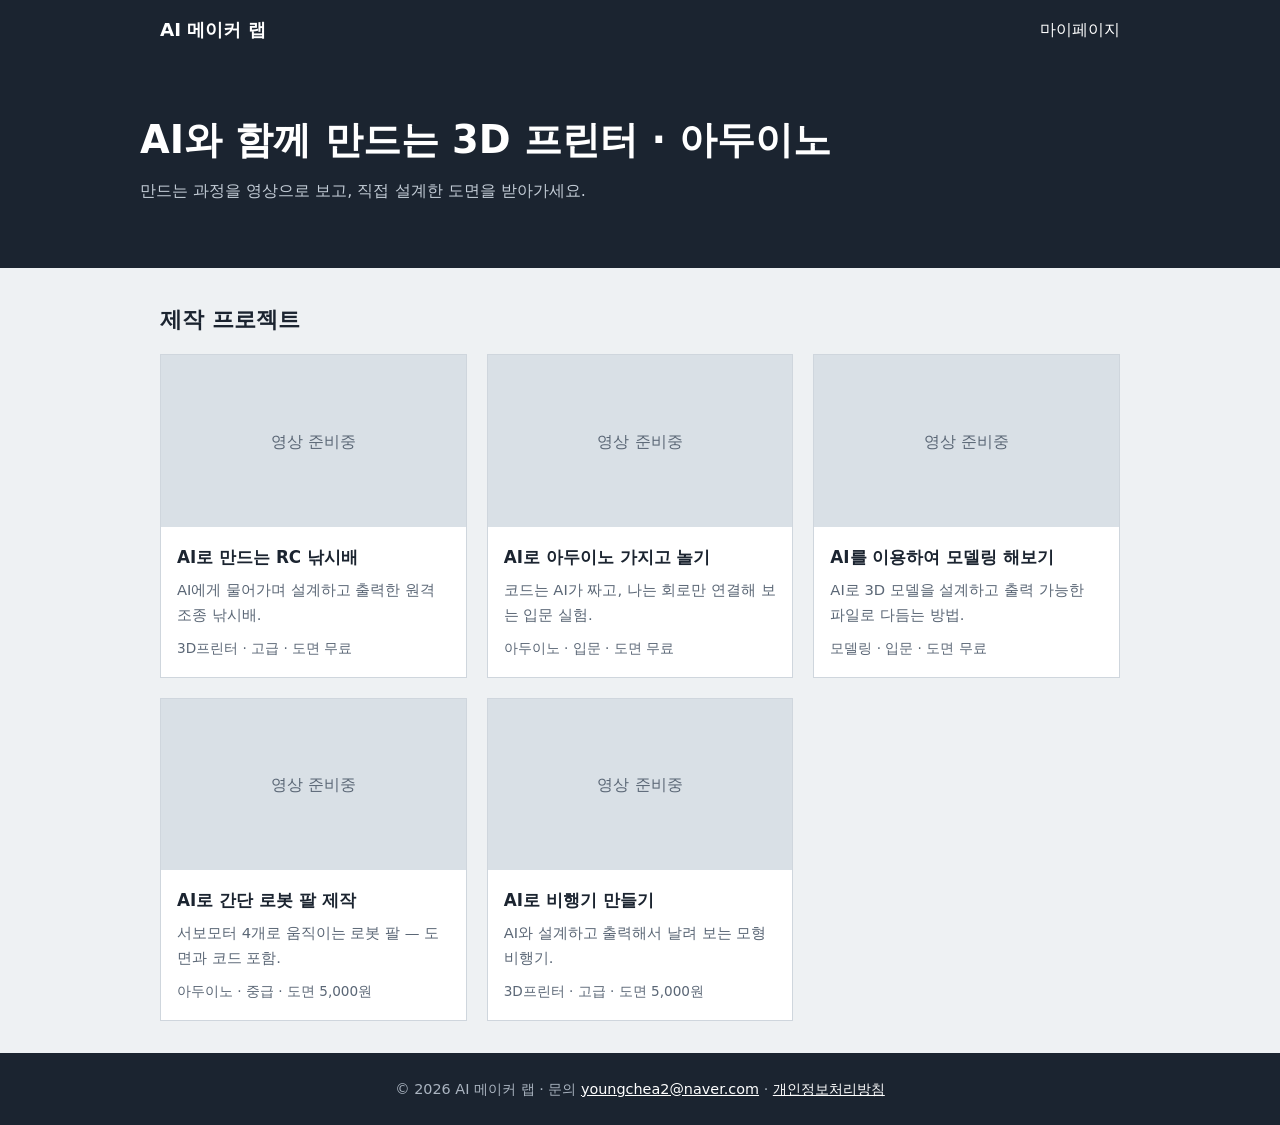
<file: public/index.html>
<!DOCTYPE html>
<!-- ============================================================
  index.html : 메인(목록) 페이지
  - 내용(프로젝트 목록)은 js/data.js 에서 자동으로 채워집니다.
  - 이 파일은 거의 수정할 일이 없습니다.
============================================================= -->
<html lang="ko">
<head>
  <meta charset="UTF-8">
  <meta name="viewport" content="width=device-width, initial-scale=1">
  <title>AI로 만드는 3D프린터 · 아두이노</title>
  <meta name="description" content="AI와 함께 3D 프린터와 아두이노로 만드는 과정을 영상으로 보고, 도면을 받아가세요.">
  <link rel="stylesheet" href="css/style.css">
</head>
<body data-page="home">
  <!-- 상단 메뉴: app.js 가 채웁니다 -->
  <header id="site-header"></header>

  <main>
    <!-- 소개 영역 -->
    <section class="hero">
      <h1 id="hero-title"></h1>
      <p id="hero-desc"></p>
    </section>

    <!-- 프로젝트 목록 영역: app.js 가 카드를 만들어 넣습니다 -->
    <section class="wrap">
      <h2>제작 프로젝트</h2>
      <div id="project-grid" class="grid"></div>
    </section>
  </main>

  <!-- 하단 정보: app.js 가 채웁니다 -->
  <footer id="site-footer"></footer>

  <!-- 스크립트 순서 중요: 설정 → 데이터 → 동작 -->
  <script src="js/config.js"></script>
  <script src="js/data.js"></script>
  <script src="js/app.js"></script>
</body>
</html>
</file>
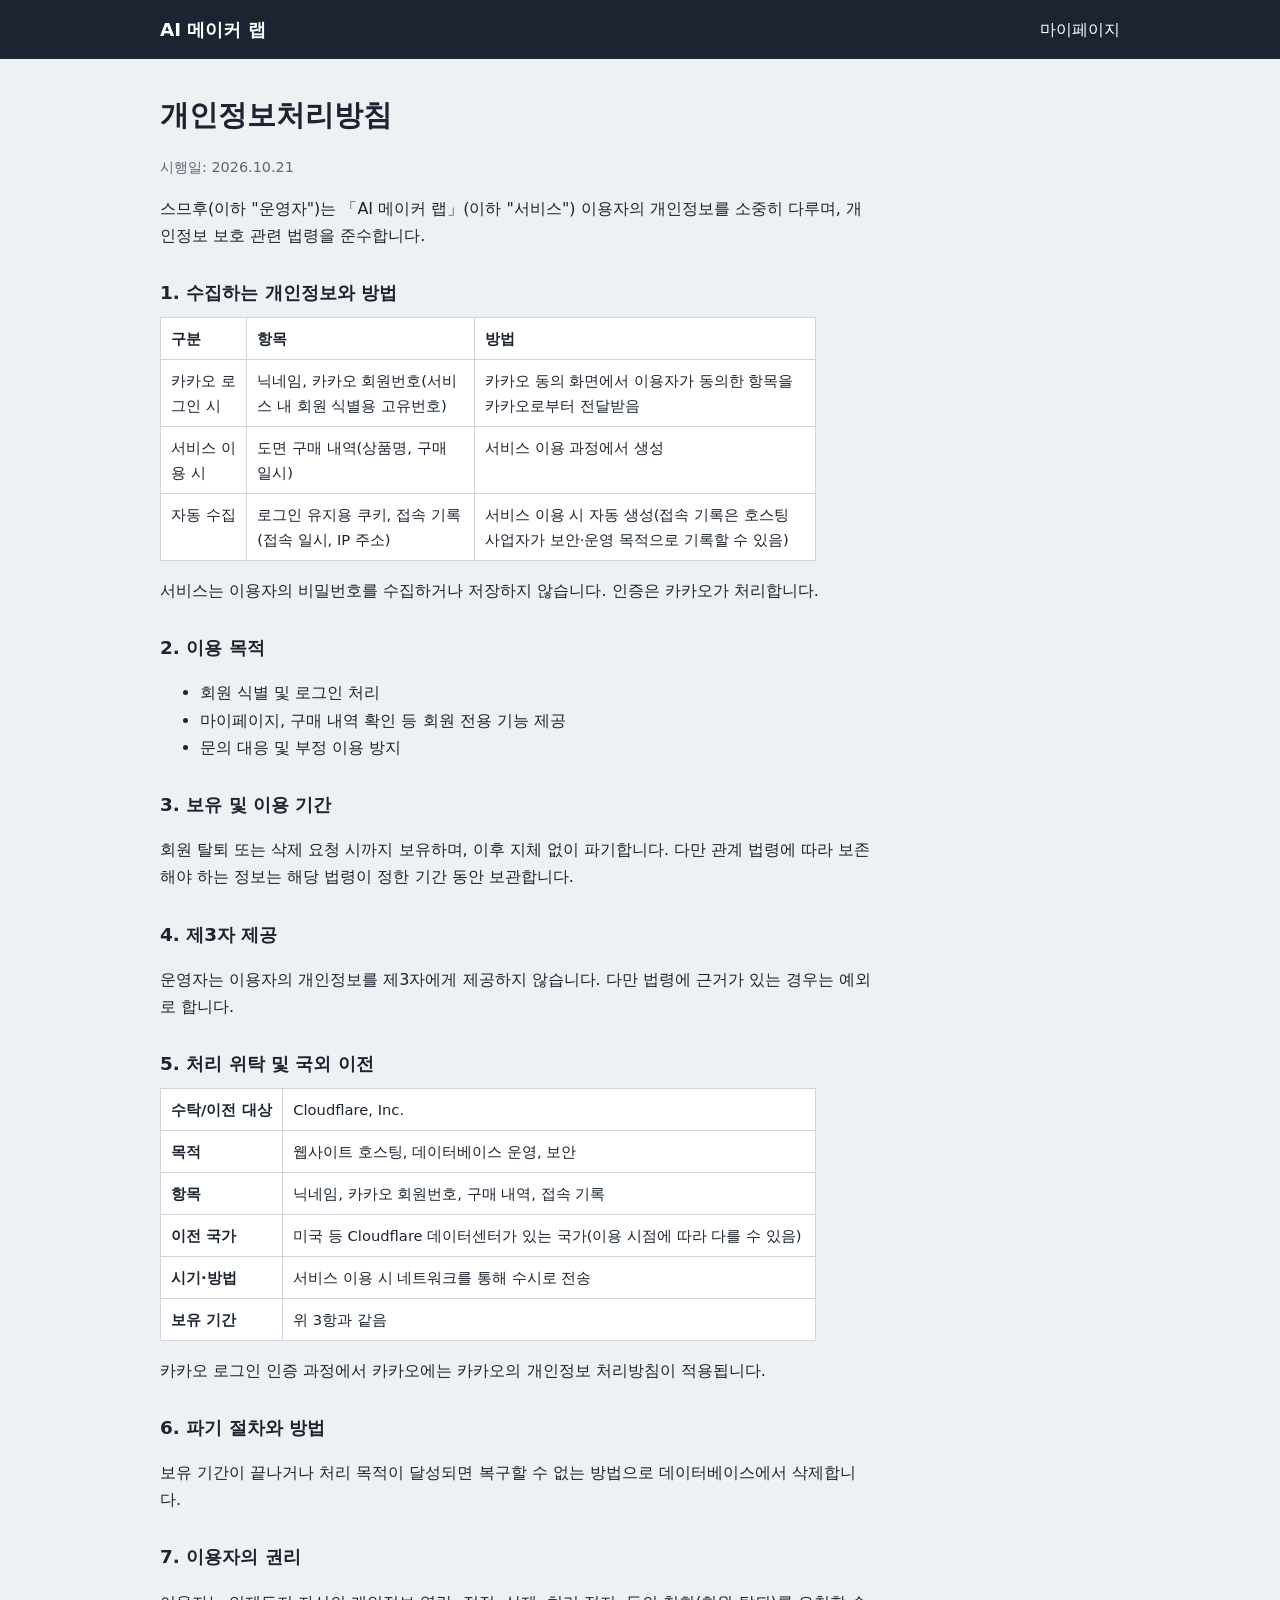
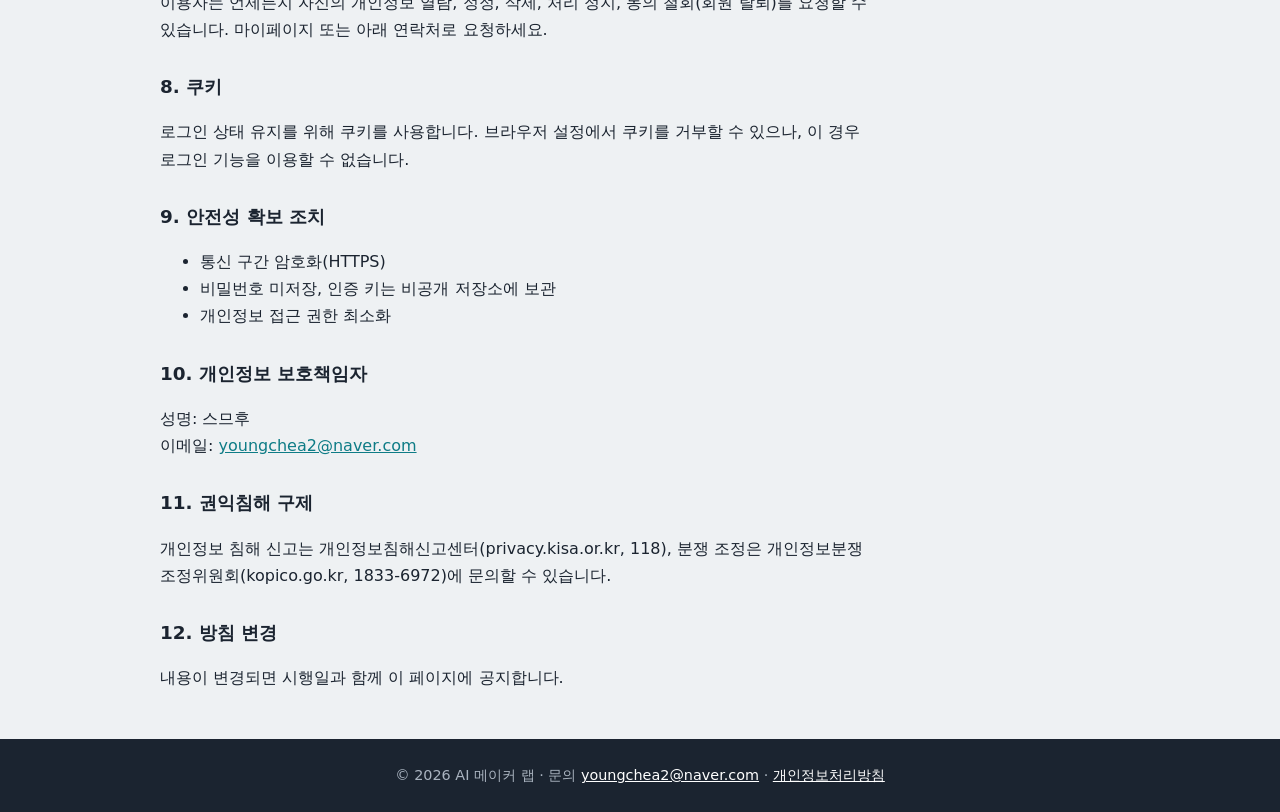
<file: public/privacy.html>
<!DOCTYPE html>
<!-- ============================================================
  privacy.html : 개인정보처리방침 (초안)
  ★ 반드시 확인/수정할 곳: 아래 <script> 의 OPERATOR (운영자 이름, 시행일)
  ★ 이 문서는 "계획된 회원 기능(카카오 로그인, 마이페이지, 구매내역)" 기준입니다.
    기능이 바뀌면(예: 이메일 수집 추가) 해당 항목을 같이 고치세요.
============================================================= -->
<html lang="ko">
<head>
  <meta charset="UTF-8">
  <meta name="viewport" content="width=device-width, initial-scale=1">
  <title>개인정보처리방침</title>
  <link rel="stylesheet" href="css/style.css">
</head>
<body data-page="privacy">
  <header id="site-header"></header>
  <main class="wrap doc">
    <h1>개인정보처리방침</h1>
    <p class="note">시행일: <span data-fill="effective"></span></p>
    <p><span data-fill="name"></span>(이하 "운영자")는 「AI 메이커 랩」(이하 "서비스")
       이용자의 개인정보를 소중히 다루며, 개인정보 보호 관련 법령을 준수합니다.</p>

    <h2>1. 수집하는 개인정보와 방법</h2>
    <table>
      <tr><th>구분</th><th>항목</th><th>방법</th></tr>
      <tr><td>카카오 로그인 시</td><td>닉네임, 카카오 회원번호(서비스 내 회원 식별용 고유번호)</td>
          <td>카카오 동의 화면에서 이용자가 동의한 항목을 카카오로부터 전달받음</td></tr>
      <tr><td>서비스 이용 시</td><td>도면 구매 내역(상품명, 구매 일시)</td><td>서비스 이용 과정에서 생성</td></tr>
      <tr><td>자동 수집</td><td>로그인 유지용 쿠키, 접속 기록(접속 일시, IP 주소)</td>
          <td>서비스 이용 시 자동 생성(접속 기록은 호스팅 사업자가 보안·운영 목적으로 기록할 수 있음)</td></tr>
    </table>
    <p>서비스는 이용자의 비밀번호를 수집하거나 저장하지 않습니다. 인증은 카카오가 처리합니다.</p>

    <h2>2. 이용 목적</h2>
    <ul>
      <li>회원 식별 및 로그인 처리</li>
      <li>마이페이지, 구매 내역 확인 등 회원 전용 기능 제공</li>
      <li>문의 대응 및 부정 이용 방지</li>
    </ul>

    <h2>3. 보유 및 이용 기간</h2>
    <p>회원 탈퇴 또는 삭제 요청 시까지 보유하며, 이후 지체 없이 파기합니다.
       다만 관계 법령에 따라 보존해야 하는 정보는 해당 법령이 정한 기간 동안 보관합니다.</p>

    <h2>4. 제3자 제공</h2>
    <p>운영자는 이용자의 개인정보를 제3자에게 제공하지 않습니다.
       다만 법령에 근거가 있는 경우는 예외로 합니다.</p>

    <h2>5. 처리 위탁 및 국외 이전</h2>
    <table>
      <tr><th>수탁/이전 대상</th><td>Cloudflare, Inc.</td></tr>
      <tr><th>목적</th><td>웹사이트 호스팅, 데이터베이스 운영, 보안</td></tr>
      <tr><th>항목</th><td>닉네임, 카카오 회원번호, 구매 내역, 접속 기록</td></tr>
      <tr><th>이전 국가</th><td>미국 등 Cloudflare 데이터센터가 있는 국가(이용 시점에 따라 다를 수 있음)</td></tr>
      <tr><th>시기·방법</th><td>서비스 이용 시 네트워크를 통해 수시로 전송</td></tr>
      <tr><th>보유 기간</th><td>위 3항과 같음</td></tr>
    </table>
    <p>카카오 로그인 인증 과정에서 카카오에는 카카오의 개인정보 처리방침이 적용됩니다.</p>

    <h2>6. 파기 절차와 방법</h2>
    <p>보유 기간이 끝나거나 처리 목적이 달성되면 복구할 수 없는 방법으로 데이터베이스에서 삭제합니다.</p>

    <h2>7. 이용자의 권리</h2>
    <p>이용자는 언제든지 자신의 개인정보 열람, 정정, 삭제, 처리 정지, 동의 철회(회원 탈퇴)를
       요청할 수 있습니다. 마이페이지 또는 아래 연락처로 요청하세요.</p>

    <h2>8. 쿠키</h2>
    <p>로그인 상태 유지를 위해 쿠키를 사용합니다. 브라우저 설정에서 쿠키를 거부할 수 있으나,
       이 경우 로그인 기능을 이용할 수 없습니다.</p>

    <h2>9. 안전성 확보 조치</h2>
    <ul>
      <li>통신 구간 암호화(HTTPS)</li>
      <li>비밀번호 미저장, 인증 키는 비공개 저장소에 보관</li>
      <li>개인정보 접근 권한 최소화</li>
    </ul>

    <h2>10. 개인정보 보호책임자</h2>
    <p>성명: <span data-fill="name"></span><br>
       이메일: <a data-fill="email"></a></p>

    <h2>11. 권익침해 구제</h2>
    <p>개인정보 침해 신고는 개인정보침해신고센터(privacy.kisa.or.kr, 118),
       분쟁 조정은 개인정보분쟁조정위원회(kopico.go.kr, 1833-6972)에 문의할 수 있습니다.</p>

    <h2>12. 방침 변경</h2>
    <p>내용이 변경되면 시행일과 함께 이 페이지에 공지합니다.</p>
  </main>
  <footer id="site-footer"></footer>

  <script src="js/config.js"></script>
  <script src="js/data.js"></script>
  <script src="js/app.js"></script>
  <script>
    // ★ 여기만 수정하세요 (운영자 이름, 시행일). 이메일은 js/config.js 의 contactEmail 을 사용합니다.
    const OPERATOR = {
      name: "스므후",
      effective: "2026.10.21"
    };
    document.querySelectorAll("[data-fill]").forEach(el => {
      const k = el.dataset.fill;
      if (k === "email") { el.textContent = SITE.contactEmail; el.href = "mailto:" + SITE.contactEmail; }
      else el.textContent = OPERATOR[k];
    });
  </script>
</body>
</html>
</file>
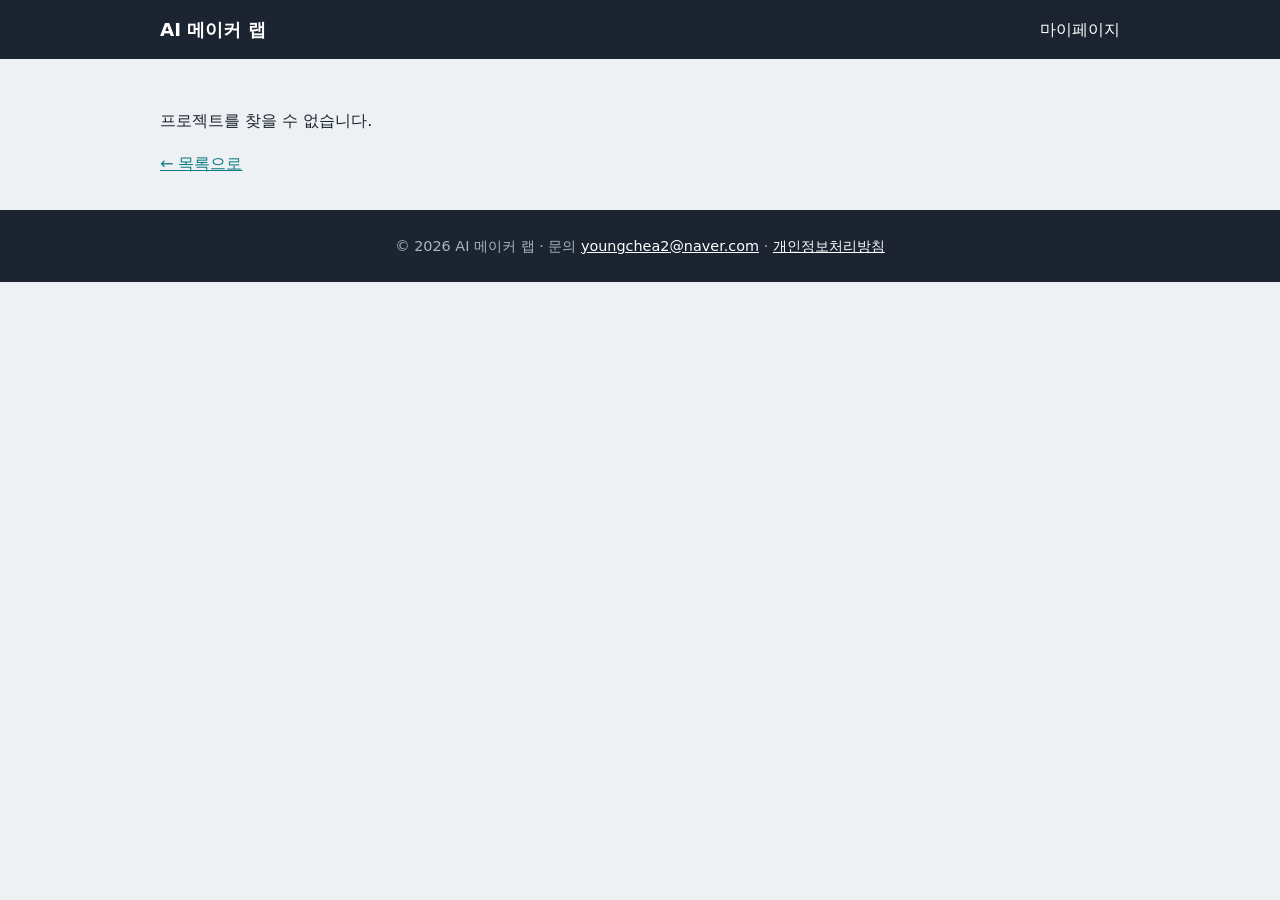
<file: public/project.html>
<!DOCTYPE html>
<!-- ============================================================
  project.html : 프로젝트 상세 페이지 (영상 + 설명 + 도면 구매)
  - 주소 형식: project.html?id=rc-fishing-boat
  - id 는 js/data.js 의 각 프로젝트 id 와 같아야 합니다.
============================================================= -->
<html lang="ko">
<head>
  <meta charset="UTF-8">
  <meta name="viewport" content="width=device-width, initial-scale=1">
  <title>프로젝트 상세</title> <!-- app.js 가 프로젝트 제목으로 바꿉니다 -->
  <link rel="stylesheet" href="css/style.css">
</head>
<body data-page="project">
  <header id="site-header"></header>

  <main class="wrap">
    <!-- 상세 내용: app.js 가 채웁니다 -->
    <article id="project-detail"></article>
  </main>

  <footer id="site-footer"></footer>

  <script src="js/config.js"></script>
  <script src="js/data.js"></script>
  <script src="js/app.js"></script>
</body>
</html>
</file>
<file: public/css/style.css>
/* ============================================================
   style.css : 사이트 디자인 전체
   - 색상/글꼴은 맨 위 :root 변수만 바꾸면 사이트 전체에 적용됩니다.
============================================================ */

/* ---- 1. 디자인 변수 (색상, 글꼴) ---- */
:root {
  --bg: #eef1f3;        /* 배경 */
  --surface: #ffffff;   /* 카드 배경 */
  --ink: #1b2430;       /* 기본 글자색 */
  --muted: #5b6776;     /* 보조 글자색 */
  --line: #cfd6dd;      /* 테두리 */
  --accent: #0e7c86;    /* 강조색(버튼, 링크) */
  --accent-dark: #095a62;
  --dark: #1b2430;      /* 상단/하단 바 */
  --font: "Pretendard", "Malgun Gothic", "맑은 고딕", system-ui, sans-serif;
}

/* ---- 2. 기본 설정 ---- */
* { box-sizing: border-box; }
body { margin: 0; font-family: var(--font); background: var(--bg);
       color: var(--ink); line-height: 1.7; }
a { color: var(--accent); }
.wrap { max-width: 1000px; margin: 0 auto; padding: 32px 20px; }
h2 { font-size: 1.4rem; margin: 0 0 16px; }

/* ---- 3. 상단 메뉴 / 하단 ---- */
#site-header { background: var(--dark); }
.nav { max-width: 1000px; margin: 0 auto; padding: 14px 20px;
       display: flex; justify-content: space-between; align-items: center; }
.nav a { color: #fff; text-decoration: none; }
.logo { font-weight: 700; font-size: 1.15rem; }
#site-footer { background: var(--dark); color: #aab4c0; text-align: center;
               padding: 24px 20px; font-size: .9rem; }
#site-footer a { color: #fff; }

/* ---- 4. 메인 소개 영역 ---- */
.hero { background: var(--dark); color: #fff; padding: 56px 20px 64px;
        text-align: left; }
.hero h1, .hero p { max-width: 1000px; margin: 0 auto; }
.hero h1 { font-size: clamp(1.6rem, 4vw, 2.4rem); line-height: 1.3; }
.hero p { margin-top: 12px; color: #c3ccd6; }

/* ---- 5. 프로젝트 카드 목록 ---- */
.grid { display: grid; gap: 20px;
        grid-template-columns: repeat(auto-fill, minmax(280px, 1fr)); }
.card { background: var(--surface); border: 1px solid var(--line);
        text-decoration: none; color: inherit; display: flex;
        flex-direction: column; }
.card:hover { border-color: var(--accent); }
.thumb { aspect-ratio: 16 / 9; background: #d9e0e6 center / cover;
         display: grid; place-items: center; color: var(--muted); }
.card-body { padding: 16px; }
.card-body h3 { margin: 0 0 6px; font-size: 1.05rem; }
.card-body p { margin: 0; color: var(--muted); font-size: .92rem; }
.meta { margin-top: 10px; font-size: .85rem; color: var(--muted); }

/* ---- 6. 상세 페이지 ---- */
.video { aspect-ratio: 16 / 9; background: #d9e0e6; margin: 16px 0 24px;
         display: grid; place-items: center; color: var(--muted); }
.video iframe { width: 100%; height: 100%; border: 0; }
.detail p { max-width: 70ch; }
.tools { padding-left: 20px; }
.buy { background: var(--surface); border: 1px solid var(--line);
       padding: 20px; margin-top: 28px; max-width: 420px; }
.price { font-size: 1.6rem; font-weight: 700; margin: 0 0 12px; }
.btn { display: inline-block; background: var(--accent); color: #fff;
       padding: 12px 22px; text-decoration: none; border: 0; font: inherit;
       cursor: pointer; }
.btn:hover { background: var(--accent-dark); }
.btn.off { background: #9aa5b1; cursor: default; }
.back { display: inline-block; margin-bottom: 8px; }

/* ---- 7. 키보드 포커스 표시 ---- */
a:focus-visible, .btn:focus-visible { outline: 3px solid var(--accent);
                                     outline-offset: 2px; }

/* ---- 8. 문서형 페이지 (개인정보처리방침 등) ---- */
.doc h1 { font-size: 1.8rem; margin: 0 0 8px; }
.doc h2 { font-size: 1.15rem; margin: 28px 0 8px; }
.doc p, .doc li { max-width: 70ch; }
.doc table { border-collapse: collapse; width: 100%; max-width: 70ch;
             background: var(--surface); font-size: .92rem; }
.doc th, .doc td { border: 1px solid var(--line); padding: 8px 10px;
                   text-align: left; vertical-align: top; }
.doc .note { color: var(--muted); font-size: .9rem; }
</file>
